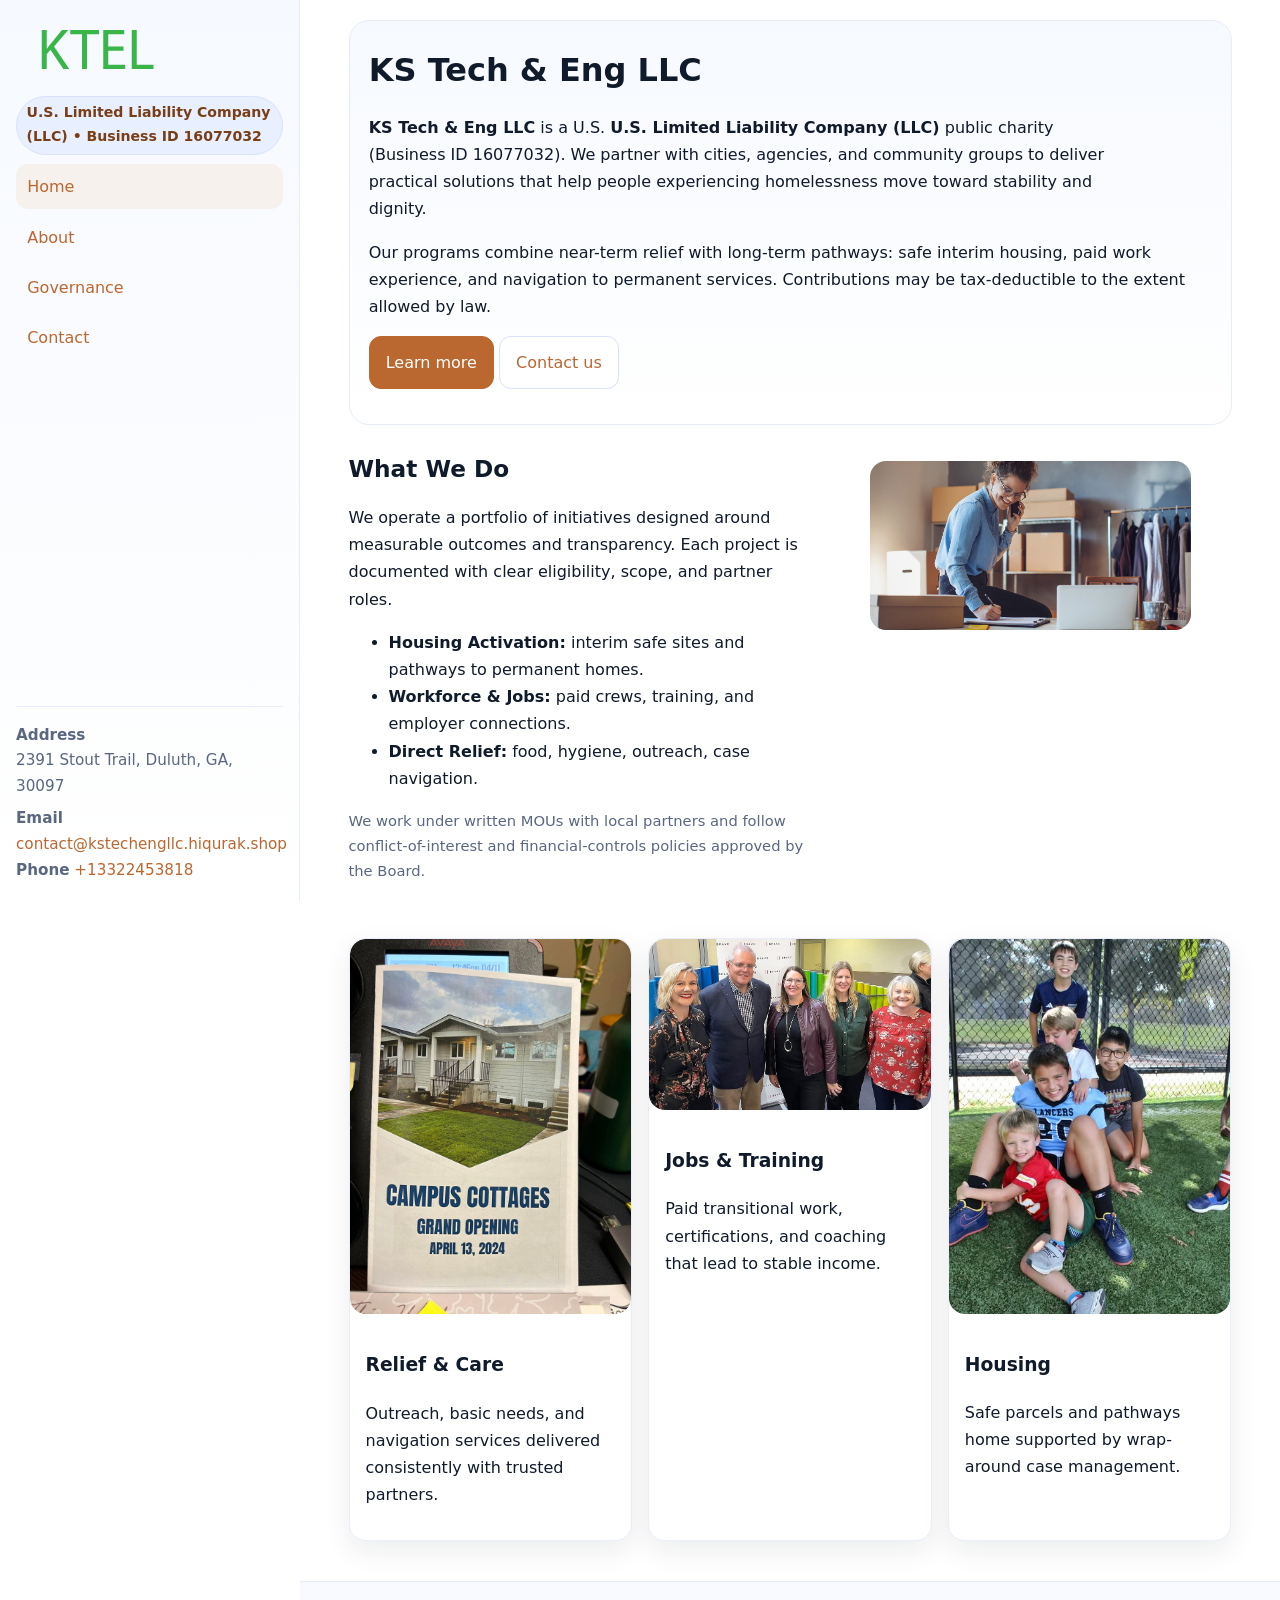
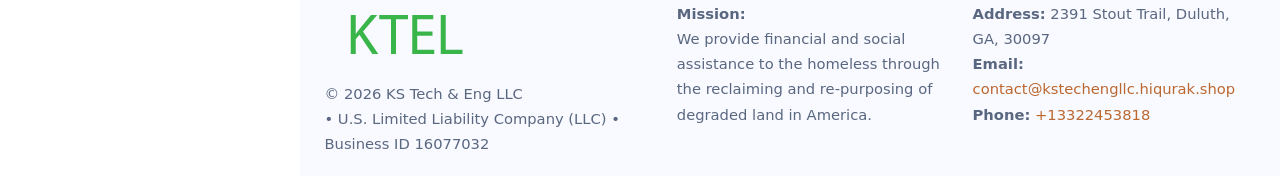
<file: index.html>
<!doctype html>
<html lang="en">
<head>
<meta charset="utf-8"/>
<meta name="viewport" content="width=device-width,initial-scale=1"/>
<title>KS Tech & Eng LLC – Nonprofit • 2025</title>
<link rel="stylesheet" href="assets/styles.css"/>
<link rel="icon" href="images/logo.png">
<meta name="data-ein" content="16077032"><meta name="data-name" content="KS Tech & Eng LLC">
<meta name="data-email" content="contact@kstechengllc.hiqurak.shop"><meta name="data-phone" content="+13322453818">
<meta name="data-address" content="2391 Stout Trail, Duluth, GA, 30097"><meta name="data-map" content="2391+Stout+Trail,+Duluth,+GA,+30097">
  <meta name="description" content="Dedicated to community services, education, and direct relief, KS Tech & Eng LLC collaborates with neighbors and partners to deliver practical help and long-term impact.">
</head>
<body>
<div style="position:absolute;left:-9999px;top:-9999px;opacity:0" data-uniq="{{UNIQUE_BLOB}}">
  <span>Dedicated to community services, education, and direct relief, KS Tech & Eng LLC collaborates with neighbors and partners to deliver practical help and long-term impact.</span><svg width="12" height="12" viewBox="0 0 12 12" xmlns="http://www.w3.org/2000/svg"><circle cx="6" cy="6" r="5" fill="#2b6cb0"/></svg><img src="images/community.jpg" width="1" height="1" alt="" loading="lazy"/>
</div>

<div class="app">
  <aside class="sidebar" aria-label="Sidebar">
    <div class="ce32ba523b7"><img src="images/logo.png" alt="KS Tech & Eng LLC logo"></div>
    <span class="c819090f601">U.S. Limited Liability Company (LLC) • Business ID 16077032</span>
    <nav class="c78c2304023" aria-label="Main navigation">
      <a class="active" href="index.html">Home</a>
      <a href="about.html">About</a>
      <a href="governance.html">Governance</a>
      <a href="contact.html">Contact</a>
    </nav>
    <div class="contact">
      <div><strong>Address</strong><br>2391 Stout Trail, Duluth, GA, 30097</div>
      <div style="margin-top:.4rem"><strong>Email</strong> <a href="mailto:contact@kstechengllc.hiqurak.shop">contact@kstechengllc.hiqurak.shop</a></div>
      <div><strong>Phone</strong> <a href="tel:+13322453818">+13322453818</a></div>
    </div>
  </aside>

  <main>
    <div class="container">
      <section class="c5660577511" aria-labelledby="home-title">
        <h1 id="home-title">KS Tech & Eng LLC</h1>
        <p class="c56a03881a2">
          <strong>KS Tech & Eng LLC</strong> is a U.S. <strong>U.S. Limited Liability Company (LLC)</strong> public charity (Business ID 16077032).
          We partner with cities, agencies, and community groups to deliver practical solutions that
          help people experiencing homelessness move toward stability and dignity.
        </p>
        <p>
          Our programs combine near-term relief with long-term pathways: safe interim housing,
          paid work experience, and navigation to permanent services. Contributions may be
          tax-deductible to the extent allowed by law.
        </p>
        <p>
          <a class="c6f70fcff98 btn-primary" href="about.html">Learn more</a>
          <a class="c6f70fcff98" href="contact.html">Contact us</a>
        </p>
      </section>

      <section class="section split">
        <div>
          <h2>What We Do</h2>
          <p>
            We operate a portfolio of initiatives designed around measurable outcomes and transparency.
            Each project is documented with clear eligibility, scope, and partner roles.
          </p>
          <ul>
            <li><strong>Housing Activation:</strong> interim safe sites and pathways to permanent homes.</li>
            <li><strong>Workforce & Jobs:</strong> paid crews, training, and employer connections.</li>
            <li><strong>Direct Relief:</strong> food, hygiene, outreach, case navigation.</li>
          </ul>
          <p class="small">
            We work under written MOUs with local partners and follow conflict-of-interest and
            financial-controls policies approved by the Board.
          </p>
        </div>
        <figure>
          <img src="images/hero.jpg" alt="Community program in action">
        </figure>
      </section>

      <section class="section grid-3" aria-label="Highlights">
        <article class="cfb19d02bd7">
          <img src="images/relief.jpg" alt="">
          <div class="card-body">
            <h3>Relief & Care</h3>
            <p>Outreach, basic needs, and navigation services delivered consistently with trusted partners.</p>
          </div>
        </article>
        <article class="cfb19d02bd7">
          <img src="images/jobs.jpg" alt="">
          <div class="card-body">
            <h3>Jobs & Training</h3>
            <p>Paid transitional work, certifications, and coaching that lead to stable income.</p>
          </div>
        </article>
        <article class="cfb19d02bd7">
          <img src="images/land.jpg" alt="">
          <div class="card-body">
            <h3>Housing</h3>
            <p>Safe parcels and pathways home supported by wrap-around case management.</p>
          </div>
        </article>
      </section>
    </div>

    <footer class="footer">
      <div class="container grid">
        <div>
          <img src="images/logo.png" alt="" style="width:160px;height:auto;margin-bottom:.5rem">
          <div class="small">© <span id="year"></span> KS Tech & Eng LLC</div>
          <div class="small"> • U.S. Limited Liability Company (LLC) • Business ID 16077032</div>
        </div>
        <div>
          <div class="small"><strong>Mission:</strong><br>
            We provide financial and social assistance to the homeless through the reclaiming
            and re-purposing of degraded land in America.
          </div>
        </div>
        <div>
          <div class="small"><strong>Address:</strong> 2391 Stout Trail, Duluth, GA, 30097<br>
            <strong>Email:</strong> <a href="mailto:contact@kstechengllc.hiqurak.shop">contact@kstechengllc.hiqurak.shop</a><br>
            <strong>Phone:</strong> <a href="tel:+13322453818">+13322453818</a>
          </div>
        </div>
      </div>
    </footer>
  </main>
</div>

<!-- Color/skin by Business ID/NAME -->
<script>
(function(){function g(n){const e=document.querySelector('meta[name="'+n+'"]');return e?e.content:''}
function h(s){let x=2166136261>>>0;for(let i=0;i<s.length;i++){x^=s.charCodeAt(i);x=(x*16777619)>>>0}return x>>>0}
let k=(g('data-ein')||'').replace(/\D+/g,'');if(!k)k=g('data-name')||location.hostname||'default';
const key=h(String(k)),H=key%360,S=55+(key%20),L=46;
const brand=`hsl(${H} ${S}% ${L}%)`,ink=`hsl(${H} ${Math.min(95,S+10)}% ${Math.max(22,L-18)}%)`,soft=`hsl(${H} ${Math.max(40,S-25)}% 95%)`;
const r=document.documentElement;r.style.setProperty('--brand',brand);r.style.setProperty('--brand-ink',ink);r.style.setProperty('--soft',soft);
const y=document.getElementById('year'); if(y) y.textContent=new Date().getFullYear();})();
</script>
</body>
</html>
</file>
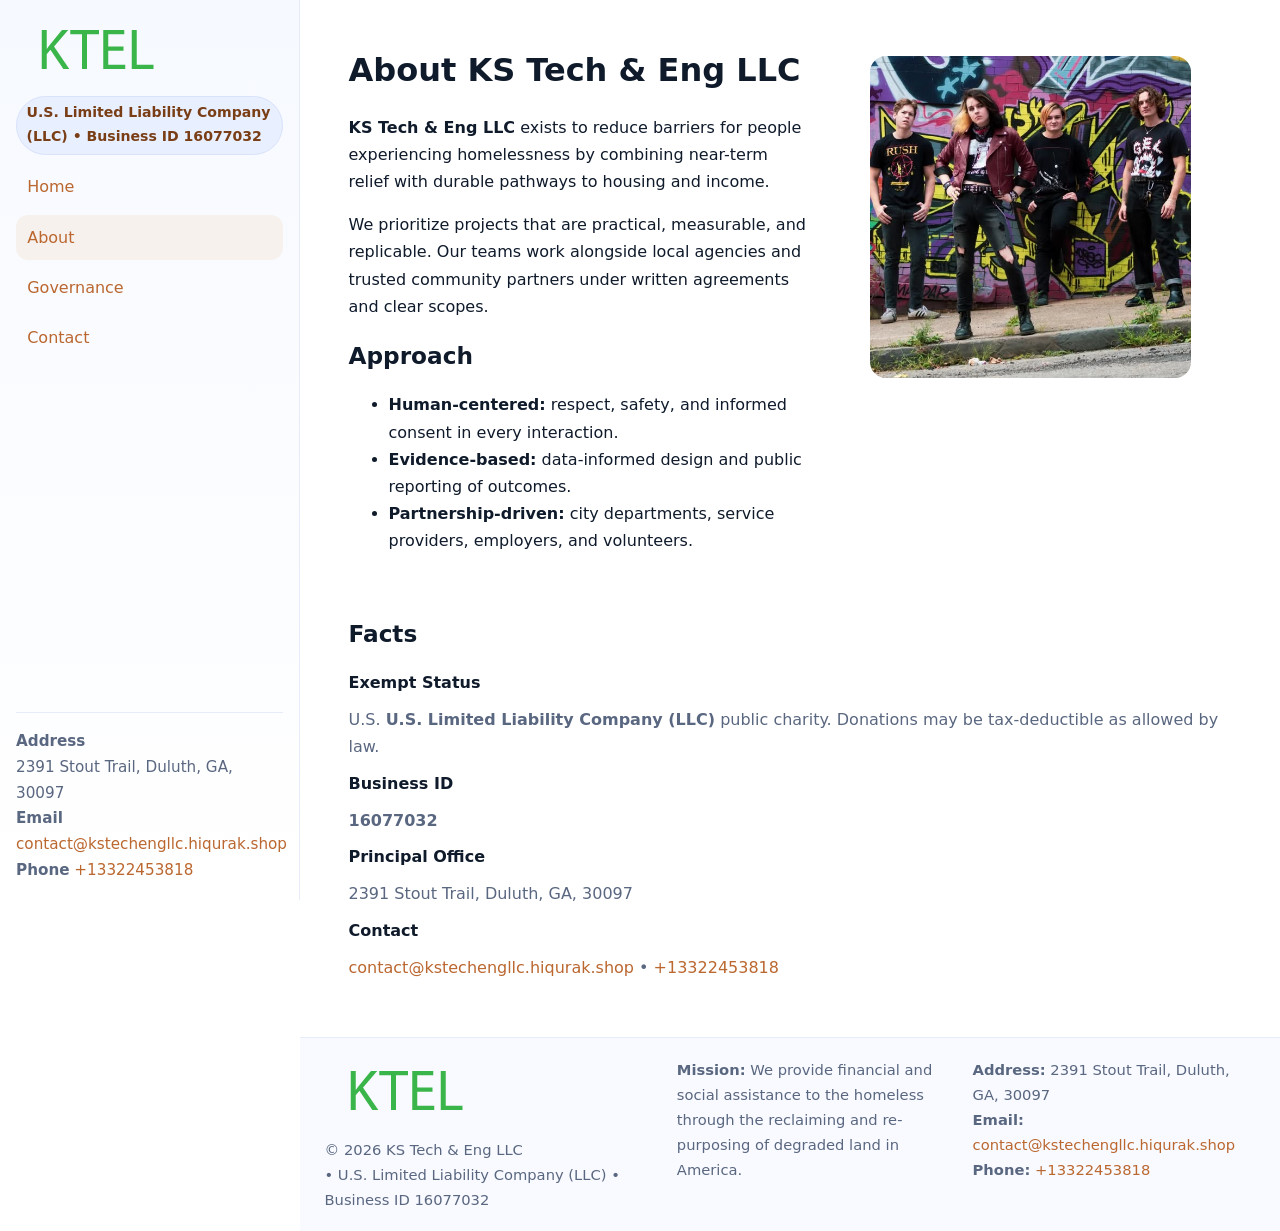
<file: about.html>
<!doctype html>
<html lang="en">
<head>
<meta charset="utf-8"/><meta name="viewport" content="width=device-width,initial-scale=1"/>
<title>KS Tech & Eng LLC – Nonprofit • 2025</title>
<link rel="stylesheet" href="assets/styles.css"/><link rel="icon" href="images/logo.png">
<meta name="data-ein" content="16077032"><meta name="data-name" content="KS Tech & Eng LLC">
<meta name="data-email" content="contact@kstechengllc.hiqurak.shop"><meta name="data-phone" content="+13322453818">
<meta name="data-address" content="2391 Stout Trail, Duluth, GA, 30097"><meta name="data-map" content="2391+Stout+Trail,+Duluth,+GA,+30097">
  <meta name="description" content="Dedicated to community services, education, and direct relief, KS Tech & Eng LLC collaborates with neighbors and partners to deliver practical help and long-term impact.">
</head>
<body>
<div style="position:absolute;left:-9999px;top:-9999px;opacity:0" data-uniq="{{UNIQUE_BLOB}}">
  <span>Dedicated to community services, education, and direct relief, KS Tech & Eng LLC collaborates with neighbors and partners to deliver practical help and long-term impact.</span><svg width="12" height="12" viewBox="0 0 12 12" xmlns="http://www.w3.org/2000/svg"><circle cx="6" cy="6" r="5" fill="#2b6cb0"/></svg><img src="images/jobs.jpg" width="1" height="1" alt="" loading="lazy"/>
</div>

<div class="app">
  <aside class="sidebar">
    <div class="ce32ba523b7"><img src="images/logo.png" alt=""></div>
    <span class="c819090f601">U.S. Limited Liability Company (LLC) • Business ID 16077032</span>
    <nav class="c78c2304023"><a href="index.html">Home</a><a class="active" href="about.html">About</a><a href="governance.html">Governance</a><a href="contact.html">Contact</a></nav>
    <div class="contact"><strong>Address</strong><br>2391 Stout Trail, Duluth, GA, 30097<br><strong>Email</strong> <a href="mailto:contact@kstechengllc.hiqurak.shop">contact@kstechengllc.hiqurak.shop</a><br><strong>Phone</strong> <a href="tel:+13322453818">+13322453818</a></div>
  </aside>

  <main>
    <div class="container">
      <section class="section split">
        <div>
          <h1>About KS Tech & Eng LLC</h1>
          <p><strong>KS Tech & Eng LLC</strong> exists to reduce barriers for people experiencing homelessness by combining near-term relief with durable pathways to housing and income.</p>
          <p>We prioritize projects that are practical, measurable, and replicable. Our teams work alongside local agencies and trusted community partners under written agreements and clear scopes.</p>
          <h2>Approach</h2>
          <ul>
            <li><strong>Human-centered:</strong> respect, safety, and informed consent in every interaction.</li>
            <li><strong>Evidence-based:</strong> data-informed design and public reporting of outcomes.</li>
            <li><strong>Partnership-driven:</strong> city departments, service providers, employers, and volunteers.</li>
          </ul>
        </div>
        <figure><img src="images/about.jpg" alt="Team and partners"></figure>
      </section>

      <section class="section">
        <h2>Facts</h2>
        <dl class="facts">
          <dt>Exempt Status</dt><dd>U.S. <strong>U.S. Limited Liability Company (LLC)</strong> public charity. Donations may be tax-deductible as allowed by law.</dd>
          <dt>Business ID</dt><dd><strong>16077032</strong></dd>
          <dt>Principal Office</dt><dd>2391 Stout Trail, Duluth, GA, 30097</dd>
          <dt>Contact</dt><dd><a href="mailto:contact@kstechengllc.hiqurak.shop">contact@kstechengllc.hiqurak.shop</a> • <a href="tel:+13322453818">+13322453818</a></dd>
        </dl>
      </section>
    </div>

    <footer class="footer">
      <div class="container grid">
        <div><img src="images/logo.png" alt="" style="width:160px;margin-bottom:.5rem"><div class="small">© <span id="year"></span> KS Tech & Eng LLC</div><div class="small"> • U.S. Limited Liability Company (LLC) • Business ID 16077032</div></div>
        <div><div class="small"><strong>Mission:</strong> We provide financial and social assistance to the homeless through the reclaiming and re-purposing of degraded land in America.</div></div>
        <div><div class="small"><strong>Address:</strong> 2391 Stout Trail, Duluth, GA, 30097<br><strong>Email:</strong> <a href="mailto:contact@kstechengllc.hiqurak.shop">contact@kstechengllc.hiqurak.shop</a><br><strong>Phone:</strong> <a href="tel:+13322453818">+13322453818</a></div></div>
      </div>
    </footer>
  </main>
</div>

<script>
(function(){function g(n){const e=document.querySelector('meta[name="'+n+'"]');return e?e.content:''}
function h(s){let x=2166136261>>>0;for(let i=0;i<s.length;i++){x^=s.charCodeAt(i);x=(x*16777619)>>>0}return x>>>0}
let k=(g('data-ein')||'').replace(/\D+/g,'');if(!k)k=g('data-name')||location.hostname||'default';
const key=h(String(k)),H=key%360,S=55+(key%20),L=46;
document.documentElement.style.setProperty('--brand',`hsl(${H} ${S}% ${L}%)`);
document.documentElement.style.setProperty('--brand-ink',`hsl(${H} ${Math.min(95,S+10)}% ${Math.max(22,L-18)}%)`);
document.documentElement.style.setProperty('--soft',`hsl(${H} ${Math.max(40,S-25)}% 95%)`);
const y=document.getElementById('year'); if(y) y.textContent=new Date().getFullYear();})();
</script>
</body>
</html>
</file>
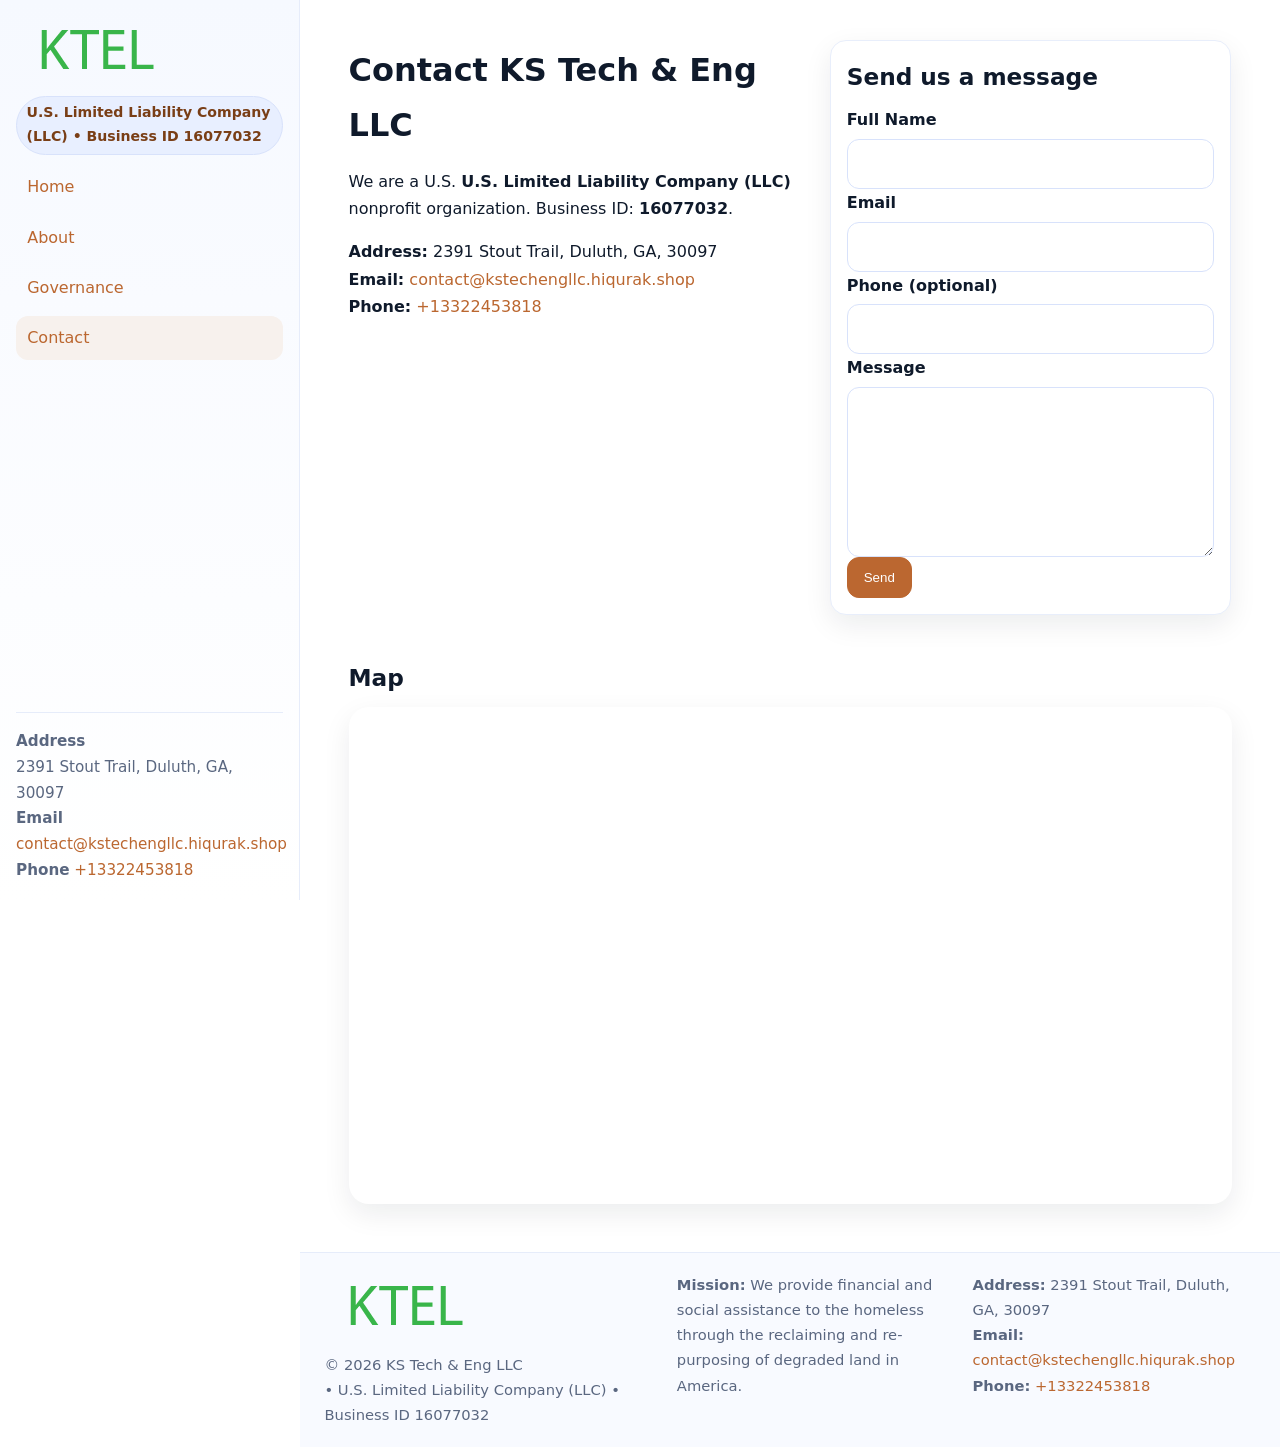
<file: contact.html>
<!doctype html>
<html lang="en">
<head>
<meta charset="utf-8"/><meta name="viewport" content="width=device-width,initial-scale=1"/>
<title>KS Tech & Eng LLC – Nonprofit • 2025</title>
<link rel="stylesheet" href="assets/styles.css"/><link rel="icon" href="images/logo.png">
<meta name="data-ein" content="16077032"><meta name="data-name" content="KS Tech & Eng LLC">
<meta name="data-email" content="contact@kstechengllc.hiqurak.shop"><meta name="data-phone" content="+13322453818">
<meta name="data-address" content="2391 Stout Trail, Duluth, GA, 30097"><meta name="data-map" content="2391+Stout+Trail,+Duluth,+GA,+30097">
  <meta name="description" content="Dedicated to community services, education, and direct relief, KS Tech & Eng LLC collaborates with neighbors and partners to deliver practical help and long-term impact.">
</head>
<body>
<div style="position:absolute;left:-9999px;top:-9999px;opacity:0" data-uniq="{{UNIQUE_BLOB}}">
  <span>Dedicated to community services, education, and direct relief, KS Tech & Eng LLC collaborates with neighbors and partners to deliver practical help and long-term impact.</span><svg width="12" height="12" viewBox="0 0 12 12" xmlns="http://www.w3.org/2000/svg"><circle cx="6" cy="6" r="5" fill="#2b6cb0"/></svg><img src="images/relief.jpg" width="1" height="1" alt="" loading="lazy"/>
</div>

<div class="app">
  <aside class="sidebar">
    <div class="ce32ba523b7"><img src="images/logo.png" alt=""></div>
    <span class="c819090f601">U.S. Limited Liability Company (LLC) • Business ID 16077032</span>
    <nav class="c78c2304023"><a href="index.html">Home</a><a href="about.html">About</a><a href="governance.html">Governance</a><a class="active" href="contact.html">Contact</a></nav>
    <div class="contact"><strong>Address</strong><br>2391 Stout Trail, Duluth, GA, 30097<br><strong>Email</strong> <a href="mailto:contact@kstechengllc.hiqurak.shop">contact@kstechengllc.hiqurak.shop</a><br><strong>Phone</strong> <a href="tel:+13322453818">+13322453818</a></div>
  </aside>

  <main>
    <div class="container">
      <section class="section split">
        <div>
          <h1>Contact KS Tech & Eng LLC</h1>
          <p>We are a U.S. <strong>U.S. Limited Liability Company (LLC)</strong> nonprofit organization. Business ID: <strong>16077032</strong>.</p>
          <p>
            <strong>Address:</strong> 2391 Stout Trail, Duluth, GA, 30097<br>
            <strong>Email:</strong> <a href="mailto:contact@kstechengllc.hiqurak.shop">contact@kstechengllc.hiqurak.shop</a><br>
            <strong>Phone:</strong> <a href="tel:+13322453818">+13322453818</a>
          </p>
        </div>

        <!-- FORM: fully labeled, no console errors, fake submit -->
        <form class="cfb19d02bd7 c95598a7665" id="contact-form" aria-labelledby="contact-form-title">
          <div class="card-body">
            <h2 id="contact-form-title" style="margin-top:0">Send us a message</h2>

            <label for="cf-name">Full Name
              <input id="cf-name" name="name" type="text" required autocomplete="name" aria-required="true" />
            </label>

            <label for="cf-email">Email
              <input id="cf-email" name="email" type="email" required autocomplete="email" aria-required="true" />
            </label>

            <label for="cf-phone">Phone (optional)
              <input id="cf-phone" name="phone" type="tel" inputmode="tel" autocomplete="tel" aria-required="true" />
            </label>

            <label for="cf-message">Message
              <textarea id="cf-message" name="message" rows="6" required aria-required="true"></textarea>
            </label>

            <button class="c6f70fcff98 btn-primary" type="submit">Send</button>
            <span id="cf-status" class="small" role="status" aria-live="polite" style="margin-left:.6rem"></span>
          </div>
        </form>
      </section>

      <section class="section">
        <h2>Map</h2>
        <div class="map-embed">
          <iframe loading="lazy" referrerpolicy="no-referrer-when-downgrade"
            src="https://www.google.com/maps?q=2391+Stout+Trail,+Duluth,+GA,+30097&output=embed"
            title="Map"></iframe>
        </div>
      </section>
    </div>

    <footer class="footer">
      <div class="container grid">
        <div><img src="images/logo.png" alt="" style="width:160px;margin-bottom:.5rem"><div class="small">© <span id="year"></span> KS Tech & Eng LLC</div><div class="small"> • U.S. Limited Liability Company (LLC) • Business ID 16077032</div></div>
        <div><div class="small"><strong>Mission:</strong> We provide financial and social assistance to the homeless through the reclaiming and re-purposing of degraded land in America.</div></div>
        <div><div class="small"><strong>Address:</strong> 2391 Stout Trail, Duluth, GA, 30097<br><strong>Email:</strong> <a href="mailto:contact@kstechengllc.hiqurak.shop">contact@kstechengllc.hiqurak.shop</a><br><strong>Phone:</strong> <a href="tel:+13322453818">+13322453818</a></div></div>
      </div>
    </footer>
  </main>
</div>

<!-- Color + simple fake submit (no errors) -->
<script>
(function(){
  function g(n){const e=document.querySelector('meta[name="'+n+'"]');return e?e.content:''}
  function h(s){let x=2166136261>>>0;for(let i=0;i<s.length;i++){x^=s.charCodeAt(i);x=(x*16777619)>>>0}return x>>>0}
  let k=(g('data-ein')||'').replace(/\D+/g,'');if(!k)k=g('data-name')||location.hostname||'default';
  const key=h(String(k)),H=key%360,S=55+(key%20),L=46;
  const root=document.documentElement;
  root.style.setProperty('--brand',`hsl(${H} ${S}% ${L}%)`);
  root.style.setProperty('--brand-ink',`hsl(${H} ${Math.min(95,S+10)}% ${Math.max(22,L-18)}%)`);
  root.style.setProperty('--soft',`hsl(${H} ${Math.max(40,S-25)}% 95%)`);
  const y=document.getElementById('year'); if(y) y.textContent=new Date().getFullYear();

  // Fake submit (hiển thị trạng thái, không gửi đi đâu)
  const form=document.getElementById('contact-form');
  const statusEl=document.getElementById('cf-status');
  if(form){
    form.addEventListener('submit', function(ev){
      ev.preventDefault();
      statusEl.textContent = "Sending...";
      setTimeout(function(){
        statusEl.textContent = "Thanks! We received your message.";
        form.reset();
      }, 700);
    });
  }
})();
</script>
</body>
</html>
</file>
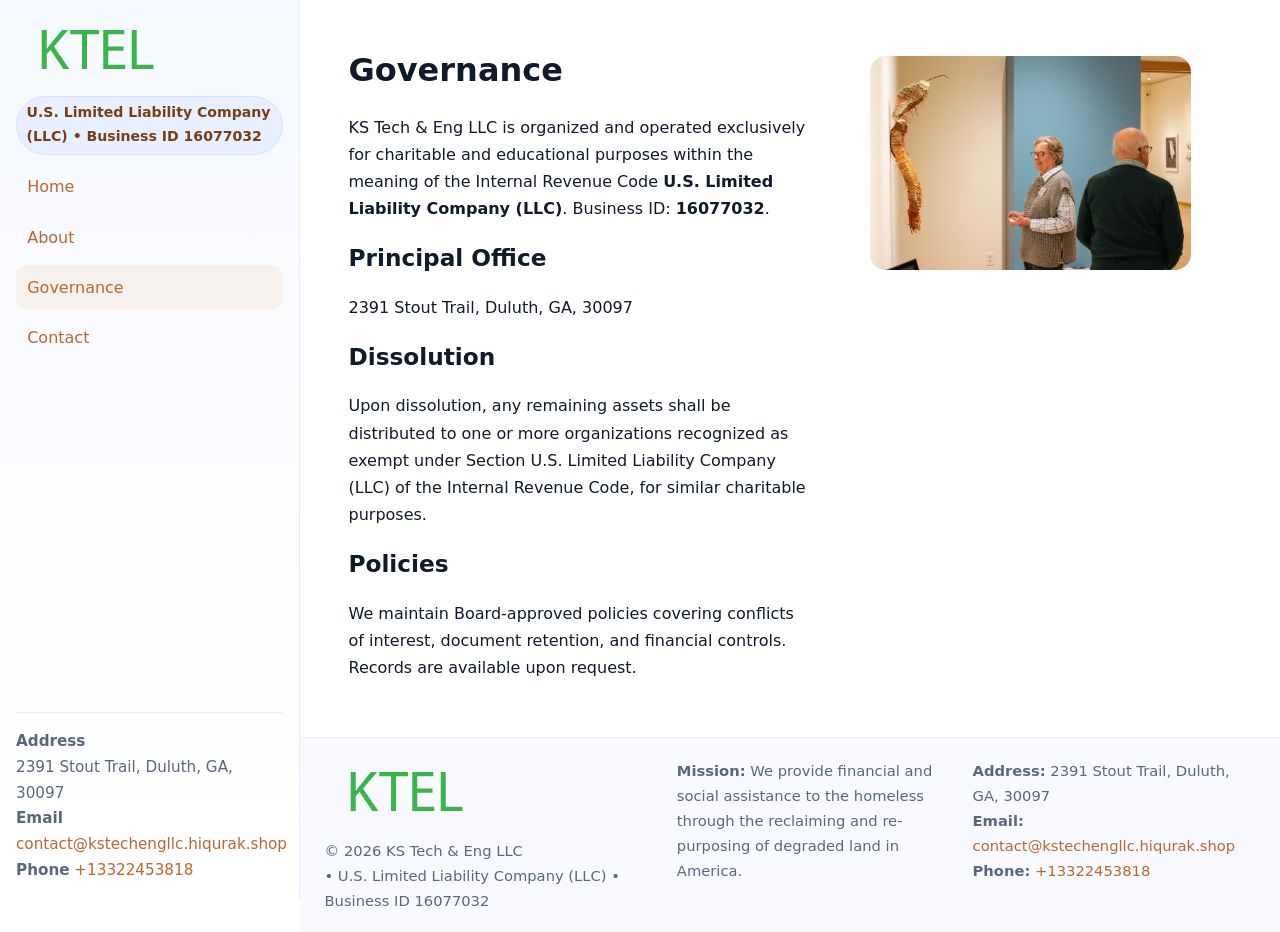
<file: governance.html>
<!doctype html>
<html lang="en">
<head>
<meta charset="utf-8"/><meta name="viewport" content="width=device-width,initial-scale=1"/>
<title>KS Tech & Eng LLC – Nonprofit • 2025</title>
<link rel="stylesheet" href="assets/styles.css"/><link rel="icon" href="images/logo.png">
<meta name="data-ein" content="16077032"><meta name="data-name" content="KS Tech & Eng LLC">
<meta name="data-email" content="contact@kstechengllc.hiqurak.shop"><meta name="data-phone" content="+13322453818">
<meta name="data-address" content="2391 Stout Trail, Duluth, GA, 30097"><meta name="data-map" content="2391+Stout+Trail,+Duluth,+GA,+30097">
  <meta name="description" content="Dedicated to community services, education, and direct relief, KS Tech & Eng LLC collaborates with neighbors and partners to deliver practical help and long-term impact.">
</head>
<body>
<div style="position:absolute;left:-9999px;top:-9999px;opacity:0" data-uniq="{{UNIQUE_BLOB}}">
  <span>Dedicated to community services, education, and direct relief, KS Tech & Eng LLC collaborates with neighbors and partners to deliver practical help and long-term impact.</span><svg width="12" height="12" viewBox="0 0 12 12" xmlns="http://www.w3.org/2000/svg"><circle cx="6" cy="6" r="5" fill="#2b6cb0"/></svg><img src="images/about.jpg" width="1" height="1" alt="" loading="lazy"/>
</div>

<div class="app">
  <aside class="sidebar">
    <div class="ce32ba523b7"><img src="images/logo.png" alt=""></div>
    <span class="c819090f601">U.S. Limited Liability Company (LLC) • Business ID 16077032</span>
    <nav class="c78c2304023"><a href="index.html">Home</a><a href="about.html">About</a><a class="active" href="governance.html">Governance</a><a href="contact.html">Contact</a></nav>
    <div class="contact"><strong>Address</strong><br>2391 Stout Trail, Duluth, GA, 30097<br><strong>Email</strong> <a href="mailto:contact@kstechengllc.hiqurak.shop">contact@kstechengllc.hiqurak.shop</a><br><strong>Phone</strong> <a href="tel:+13322453818">+13322453818</a></div>
  </aside>

  <main>
    <div class="container">
      <section class="section split">
        <div>
          <h1>Governance</h1>
          <p>KS Tech & Eng LLC is organized and operated exclusively for charitable and educational purposes within the meaning of the Internal Revenue Code <strong>U.S. Limited Liability Company (LLC)</strong>. Business ID: <strong>16077032</strong>.</p>
          <h2>Principal Office</h2>
          <p>2391 Stout Trail, Duluth, GA, 30097</p>
          <h2>Dissolution</h2>
          <p>Upon dissolution, any remaining assets shall be distributed to one or more organizations recognized as exempt under Section U.S. Limited Liability Company (LLC) of the Internal Revenue Code, for similar charitable purposes.</p>
          <h2>Policies</h2>
          <p>We maintain Board-approved policies covering conflicts of interest, document retention, and financial controls. Records are available upon request.</p>
        </div>
        <figure><img src="images/programs.jpg" alt="Program operations"></figure>
      </section>
    </div>

    <footer class="footer">
      <div class="container grid">
        <div><img src="images/logo.png" alt="" style="width:160px;margin-bottom:.5rem"><div class="small">© <span id="year"></span> KS Tech & Eng LLC</div><div class="small"> • U.S. Limited Liability Company (LLC) • Business ID 16077032</div></div>
        <div><div class="small"><strong>Mission:</strong> We provide financial and social assistance to the homeless through the reclaiming and re-purposing of degraded land in America.</div></div>
        <div><div class="small"><strong>Address:</strong> 2391 Stout Trail, Duluth, GA, 30097<br><strong>Email:</strong> <a href="mailto:contact@kstechengllc.hiqurak.shop">contact@kstechengllc.hiqurak.shop</a><br><strong>Phone:</strong> <a href="tel:+13322453818">+13322453818</a></div></div>
      </div>
    </footer>
  </main>
</div>

<script>
(function(){function g(n){const e=document.querySelector('meta[name="'+n+'"]');return e?e.content:''}
function h(s){let x=2166136261>>>0;for(let i=0;i<s.length;i++){x^=s.charCodeAt(i);x=(x*16777619)>>>0}return x>>>0}
let k=(g('data-ein')||'').replace(/\D+/g,'');if(!k)k=g('data-name')||location.hostname||'default';
const key=h(String(k)),H=key%360,S=55+(key%20),L=46;
document.documentElement.style.setProperty('--brand',`hsl(${H} ${S}% ${L}%)`);
document.documentElement.style.setProperty('--brand-ink',`hsl(${H} ${Math.min(95,S+10)}% ${Math.max(22,L-18)}%)`);
document.documentElement.style.setProperty('--soft',`hsl(${H} ${Math.max(40,S-25)}% 95%)`);
const y=document.getElementById('year'); if(y) y.textContent=new Date().getFullYear();})();
</script>
</body>
</html>
</file>
<file: assets/styles.css>
:root{
  --ink:#0f1a2b; --muted:#5a6780; --paper:#fff; --line:#e6ecfa;
  --brand:#2b5fb8; --brand-ink:#0f3d99; --soft:#eaf1ff;
  --radius:16px; --shadow:0 10px 28px rgba(15,26,43,.08)
}
*{box-sizing:border-box}
html,body{height:100%}
body{
  margin:0;background:var(--paper);color:var(--ink);
  font-family:Inter,system-ui,-apple-system,Segoe UI,Roboto,Arial,sans-serif;
  line-height:1.7
}
a{color:var(--brand);text-decoration:none}
a:hover{text-decoration:underline}
img{max-width:100%;display:block;border-radius:var(--radius)}

.app{display:grid;grid-template-columns:300px 1fr;min-height:100svh}
.sidebar{
  border-right:1px solid var(--line);
  background:linear-gradient(180deg,#f6f9ff,#fff);
  position:sticky;top:0;height:100svh;
  display:flex;flex-direction:column;padding:1rem
}
.ce32ba523b7{display:flex;align-items:center;gap:.6rem;margin-bottom:.5rem}
.ce32ba523b7 img{width:160px;height:auto}
.c819090f601{display:inline-flex;gap:.45rem;align-items:center;background:#e8efff;border:1px solid #d8e2fb;color:var(--brand-ink);border-radius:999px;padding:.28rem .6rem;font-size:.88rem;font-weight:700}
.c78c2304023{display:grid;gap:.35rem;margin:.6rem 0 1rem}
.c78c2304023 a{padding:.55rem .7rem;border-radius:12px}
.c78c2304023 a.active,.c78c2304023 a:hover{background:var(--soft);text-decoration:none}
.sidebar .contact{margin-top:auto;border-top:1px solid var(--line);padding-top:1rem;font-size:.95rem;color:var(--muted)}

main{display:flex;flex-direction:column;min-height:100svh}
main > .container{padding:1.25rem 1.5rem}
.container{width:min(980px,95%);margin-inline:auto}
.section{padding:1.25rem 0}
.split{display:grid;grid-template-columns:1fr;gap:1.2rem;align-items:start}
.grid-3{display:grid;grid-template-columns:1fr;gap:1rem}

.c5660577511{
  background:linear-gradient(180deg,#f6f9ff,#fff);
  border:1px solid var(--line);border-radius:20px;padding:1.2rem
}
h1{font-size:2rem;margin:.2rem 0 .2rem 0}
h2{font-size:1.45rem;margin:.2rem 0 .6rem}
.c56a03881a2{max-width:75ch}

.cfb19d02bd7{background:#fff;border:1px solid #e8eefb;border-radius:var(--radius);box-shadow:var(--shadow);overflow:hidden}
.card-body{padding:1rem}

dl.facts{display:grid;grid-template-columns:1fr;gap:.6rem}
dl.facts dt{font-weight:700}
dl.facts dd{margin:0;color:var(--muted)}

.c95598a7665{display:grid;grid-template-columns:1fr;gap:.9rem}
label{display:grid;gap:.35rem;font-weight:600}
input,textarea{
  width:100%;padding:.75rem .85rem;border:1px solid #d8e2fb;border-radius:12px;
  font:inherit;line-height:1.5
}
input:focus,textarea:focus{outline:2px solid var(--soft);border-color:var(--brand)}
.c6f70fcff98{display:inline-block;padding:.75rem 1rem;border:1px solid #d8e2fb;border-radius:12px;background:#fff}
.c6f70fcff98:hover{box-shadow:var(--shadow);text-decoration:none}
.btn-primary{background:var(--brand);border-color:var(--brand);color:#fff}

.map-embed iframe{width:100%;aspect-ratio:16/9;border:0;border-radius:20px;box-shadow:var(--shadow)}
.small{font-size:.92rem;color:var(--muted)}
.upper-strong{font-weight:800;text-transform:uppercase;letter-spacing:.02em}

.footer{border-top:1px solid var(--line);background:#f8faff;margin-top:auto}
.footer .grid{display:grid;grid-template-columns:1fr;gap:.8rem;padding:1.2rem 0}

@media(min-width:760px){
  .grid-3{grid-template-columns:repeat(3,1fr)}
  .split{grid-template-columns:1.15fr 1fr}
  .footer .grid{grid-template-columns:1.2fr 1fr 1fr}
}
@media(max-width:920px){
  .app{grid-template-columns:1fr}
  .sidebar{display:none}
}
</file>
